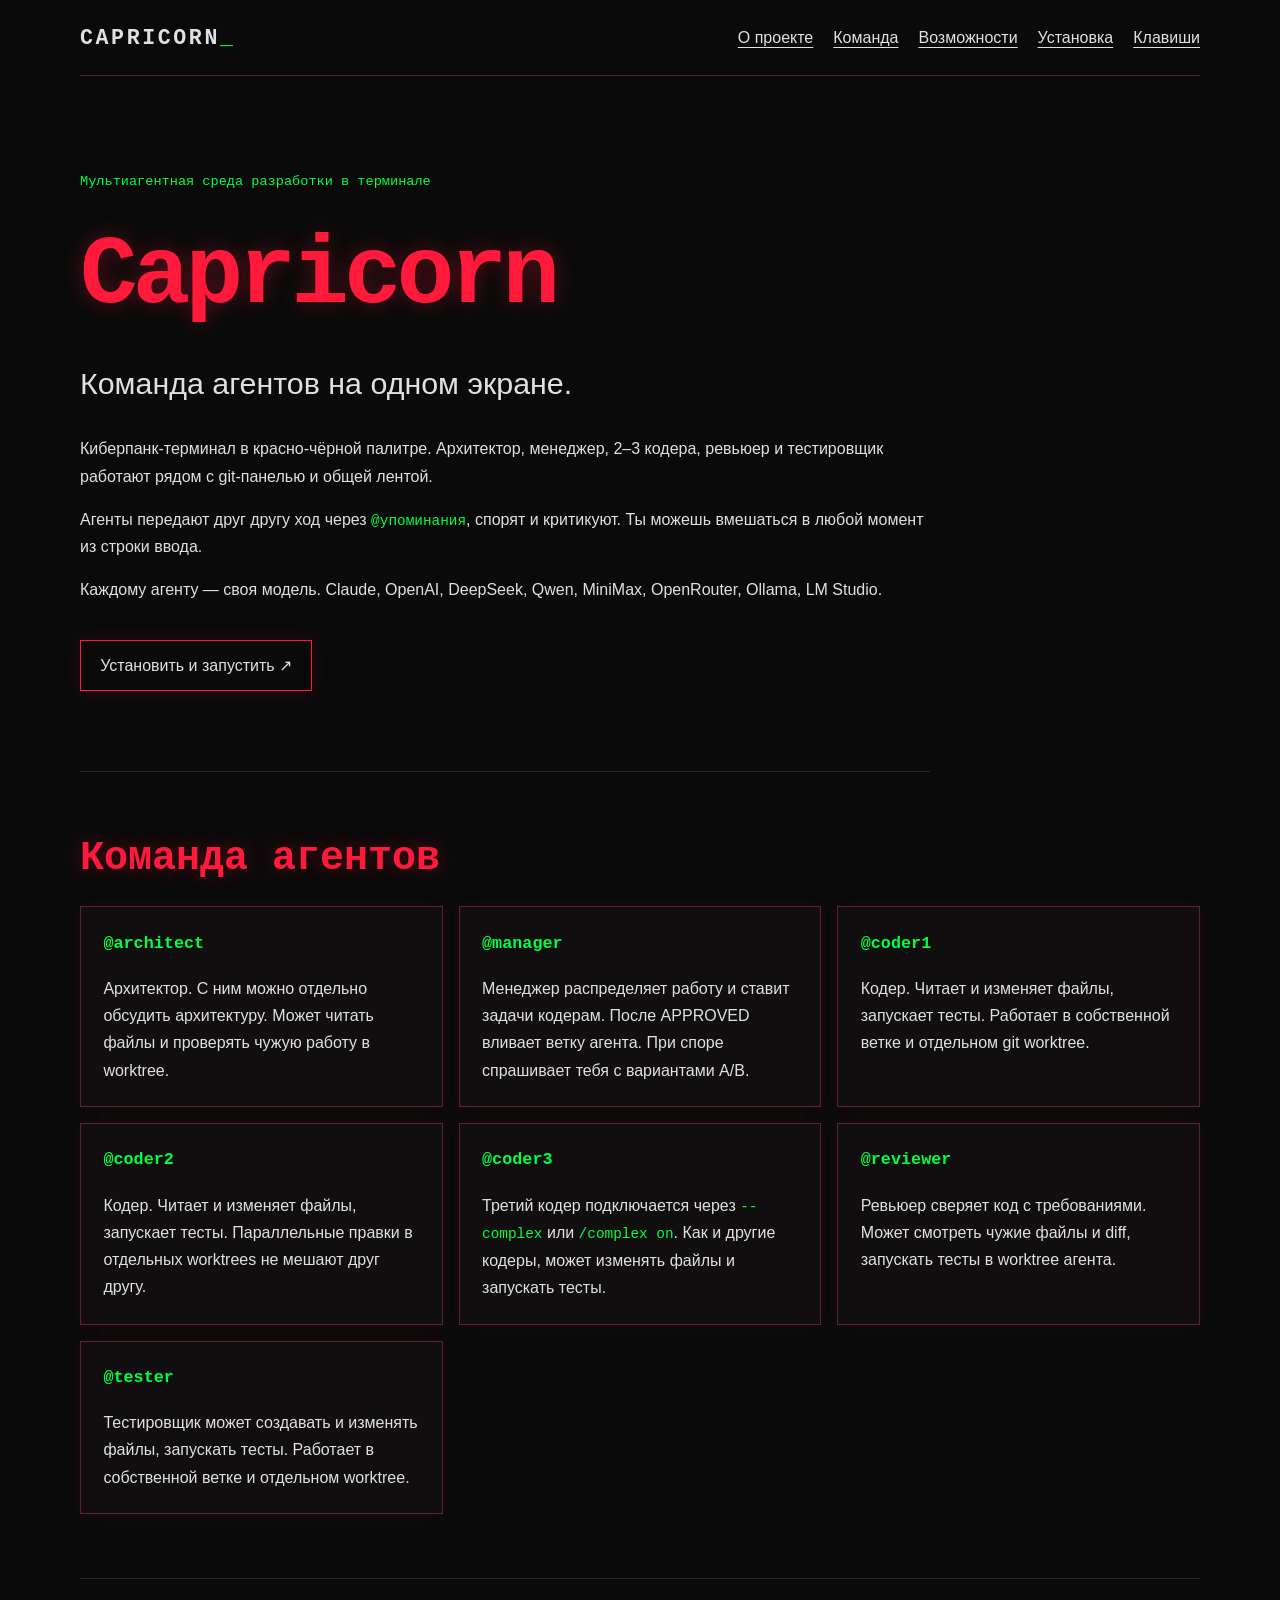
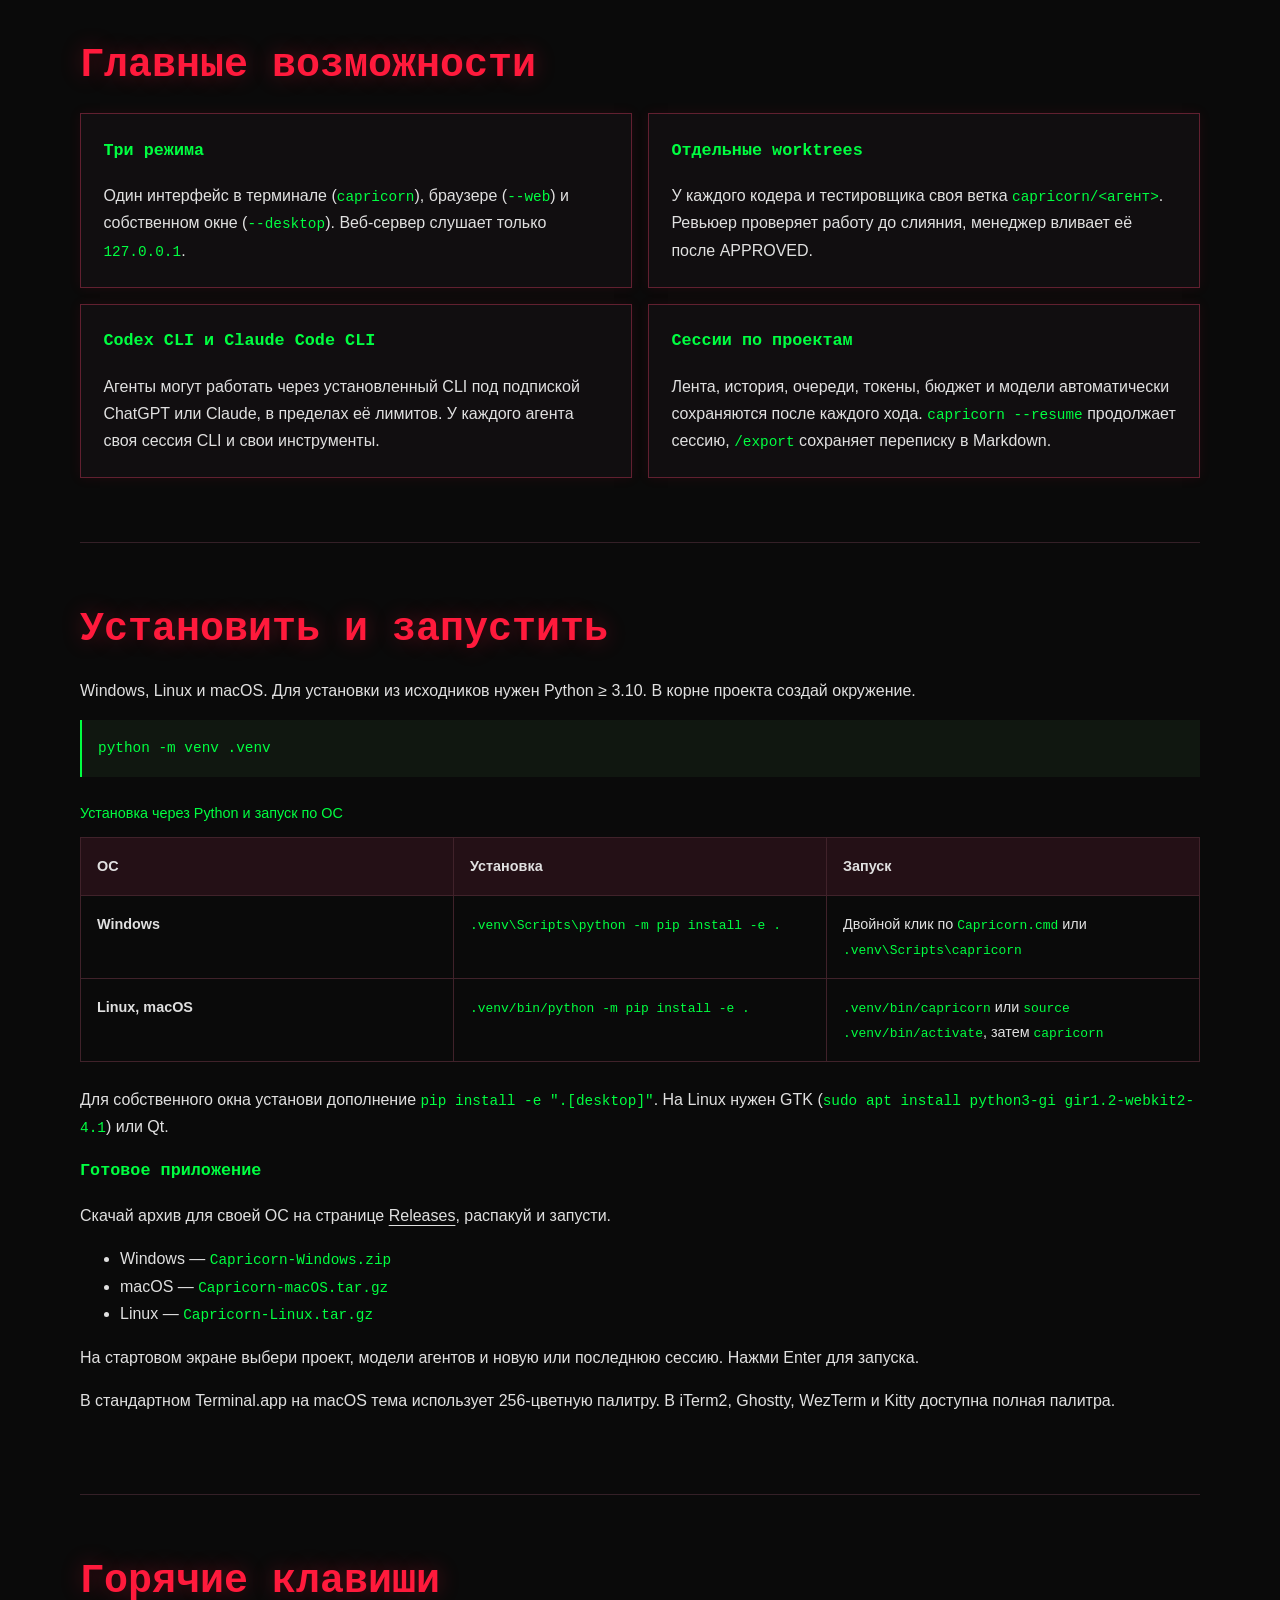
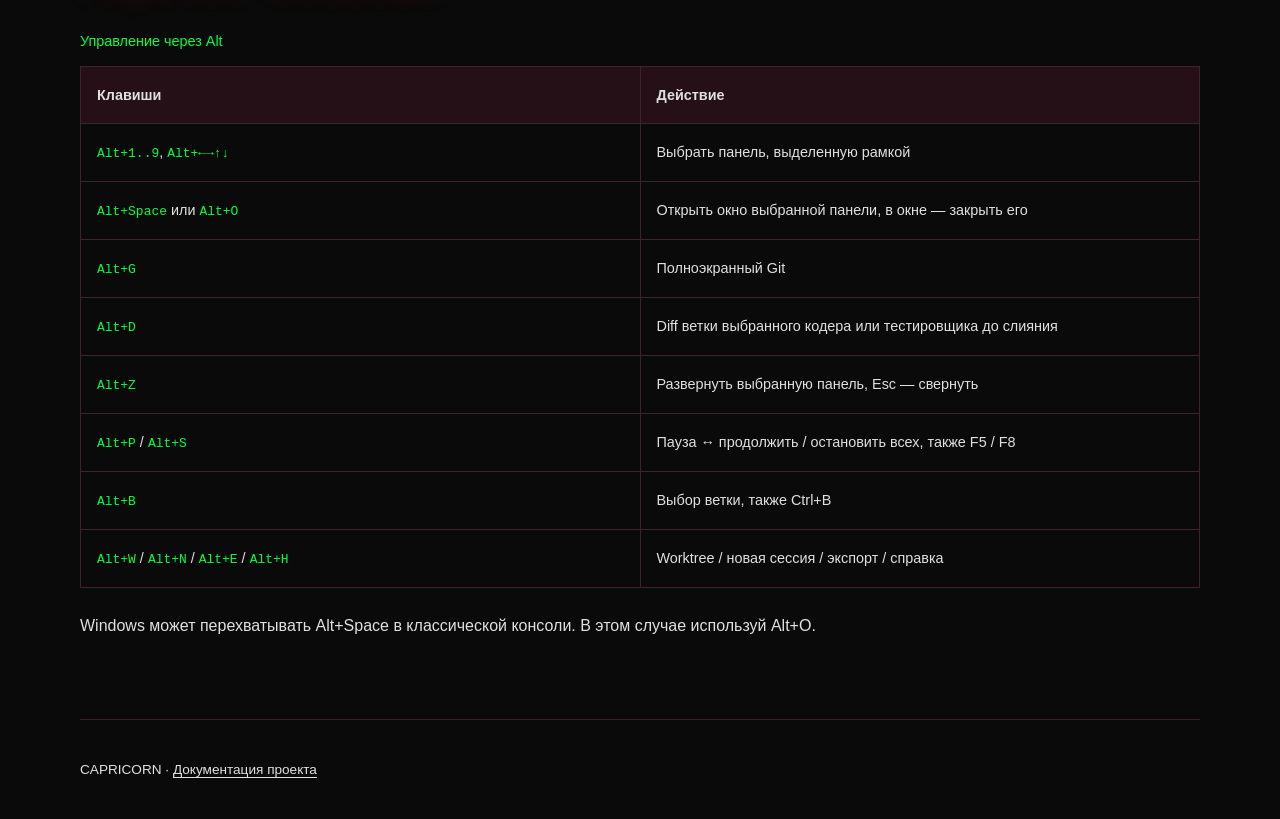
<file: docs/site/index.html>
<!doctype html>
<html lang="ru">
<head>
  <meta charset="utf-8">
  <meta name="viewport" content="width=device-width, initial-scale=1">
  <meta name="description" content="Capricorn — мультиагентная среда разработки в терминале. Команда агентов, отдельные worktrees и сохранение сессий.">
  <title>Capricorn — команда агентов в терминале</title>
  <link rel="stylesheet" href="style.css">
</head>
<body>
  <a class="skip-link" href="#about">К содержимому</a>
  <header class="container">
    <a class="brand" href="#about">CAPRICORN<span aria-hidden="true">_</span></a>
    <nav aria-label="Разделы сайта">
      <a href="#about">О проекте</a>
      <a href="#team">Команда</a>
      <a href="#features">Возможности</a>
      <a href="#install">Установка</a>
      <a href="#hotkeys">Клавиши</a>
    </nav>
  </header>
  <main class="container">
    <section id="about" class="hero" aria-labelledby="about-title">
      <p class="eyebrow">Мультиагентная среда разработки в терминале</p>
      <h1 id="about-title">Capricorn</h1>
      <p class="lead">Команда агентов на одном экране.</p>
      <p>Киберпанк-терминал в красно-чёрной палитре. Архитектор, менеджер, 2–3 кодера, ревьюер и тестировщик работают рядом с git-панелью и общей лентой.</p>
      <p>Агенты передают друг другу ход через <code>@упоминания</code>, спорят и критикуют. Ты можешь вмешаться в любой момент из строки ввода.</p>
      <p>Каждому агенту — своя модель. Claude, OpenAI, DeepSeek, Qwen, MiniMax, OpenRouter, Ollama, LM Studio.</p>
      <a class="button" href="#install">Установить и запустить <span aria-hidden="true">↗</span></a>
    </section>
    <section id="team" aria-labelledby="team-title">
      <h2 id="team-title">Команда агентов</h2>
      <div class="grid team">
        <article class="card"><h3>@architect</h3><p>Архитектор. С ним можно отдельно обсудить архитектуру. Может читать файлы и проверять чужую работу в worktree.</p></article>
        <article class="card"><h3>@manager</h3><p>Менеджер распределяет работу и ставит задачи кодерам. После APPROVED вливает ветку агента. При споре спрашивает тебя с вариантами A/B.</p></article>
        <article class="card"><h3>@coder1</h3><p>Кодер. Читает и изменяет файлы, запускает тесты. Работает в собственной ветке и отдельном git worktree.</p></article>
        <article class="card"><h3>@coder2</h3><p>Кодер. Читает и изменяет файлы, запускает тесты. Параллельные правки в отдельных worktrees не мешают друг другу.</p></article>
        <article class="card"><h3>@coder3</h3><p>Третий кодер подключается через <code>--complex</code> или <code>/complex on</code>. Как и другие кодеры, может изменять файлы и запускать тесты.</p></article>
        <article class="card"><h3>@reviewer</h3><p>Ревьюер сверяет код с требованиями. Может смотреть чужие файлы и diff, запускать тесты в worktree агента.</p></article>
        <article class="card"><h3>@tester</h3><p>Тестировщик может создавать и изменять файлы, запускать тесты. Работает в собственной ветке и отдельном worktree.</p></article>
      </div>
    </section>
    <section id="features" aria-labelledby="features-title">
      <h2 id="features-title">Главные возможности</h2>
      <div class="grid">
        <article class="card"><h3>Три режима</h3><p>Один интерфейс в терминале (<code>capricorn</code>), браузере (<code>--web</code>) и собственном окне (<code>--desktop</code>). Веб-сервер слушает только <code>127.0.0.1</code>.</p></article>
        <article class="card"><h3>Отдельные worktrees</h3><p>У каждого кодера и тестировщика своя ветка <code>capricorn/&lt;агент&gt;</code>. Ревьюер проверяет работу до слияния, менеджер вливает её после APPROVED.</p></article>
        <article class="card"><h3>Codex CLI и Claude Code CLI</h3><p>Агенты могут работать через установленный CLI под подпиской ChatGPT или Claude, в пределах её лимитов. У каждого агента своя сессия CLI и свои инструменты.</p></article>
        <article class="card"><h3>Сессии по проектам</h3><p>Лента, история, очереди, токены, бюджет и модели автоматически сохраняются после каждого хода. <code>capricorn --resume</code> продолжает сессию, <code>/export</code> сохраняет переписку в Markdown.</p></article>
      </div>
    </section>
    <section id="install" aria-labelledby="install-title">
      <h2 id="install-title">Установить и запустить</h2>
      <p>Windows, Linux и macOS. Для установки из исходников нужен Python ≥ 3.10. В корне проекта создай окружение.</p>
      <pre><code>python -m venv .venv</code></pre>
      <table>
        <caption>Установка через Python и запуск по ОС</caption>
        <thead><tr><th scope="col">ОС</th><th scope="col">Установка</th><th scope="col">Запуск</th></tr></thead>
        <tbody>
          <tr><th scope="row">Windows</th><td><code>.venv\Scripts\python -m pip install -e .</code></td><td>Двойной клик по <code>Capricorn.cmd</code> или <code>.venv\Scripts\capricorn</code></td></tr>
          <tr><th scope="row">Linux, macOS</th><td><code>.venv/bin/python -m pip install -e .</code></td><td><code>.venv/bin/capricorn</code> или <code>source .venv/bin/activate</code>, затем <code>capricorn</code></td></tr>
        </tbody>
      </table>
      <p>Для собственного окна установи дополнение <code>pip install -e ".[desktop]"</code>. На Linux нужен GTK (<code>sudo apt install python3-gi gir1.2-webkit2-4.1</code>) или Qt.</p>
      <h3>Готовое приложение</h3>
      <p>Скачай архив для своей ОС на странице <a href="https://github.com/kush1nado/capricorn/releases">Releases</a>, распакуй и запусти.</p>
      <ul><li>Windows — <code>Capricorn-Windows.zip</code></li><li>macOS — <code>Capricorn-macOS.tar.gz</code></li><li>Linux — <code>Capricorn-Linux.tar.gz</code></li></ul>
      <p>На стартовом экране выбери проект, модели агентов и новую или последнюю сессию. Нажми Enter для запуска.</p>
      <p>В стандартном Terminal.app на macOS тема использует 256-цветную палитру. В iTerm2, Ghostty, WezTerm и Kitty доступна полная палитра.</p>
    </section>
    <section id="hotkeys" aria-labelledby="hotkeys-title">
      <h2 id="hotkeys-title">Горячие клавиши</h2>
      <table>
        <caption>Управление через Alt</caption>
        <thead><tr><th scope="col">Клавиши</th><th scope="col">Действие</th></tr></thead>
        <tbody>
          <tr><td><kbd>Alt+1..9</kbd>, <kbd>Alt+←→↑↓</kbd></td><td>Выбрать панель, выделенную рамкой</td></tr>
          <tr><td><kbd>Alt+Space</kbd> или <kbd>Alt+O</kbd></td><td>Открыть окно выбранной панели, в окне — закрыть его</td></tr>
          <tr><td><kbd>Alt+G</kbd></td><td>Полноэкранный Git</td></tr>
          <tr><td><kbd>Alt+D</kbd></td><td>Diff ветки выбранного кодера или тестировщика до слияния</td></tr>
          <tr><td><kbd>Alt+Z</kbd></td><td>Развернуть выбранную панель, Esc — свернуть</td></tr>
          <tr><td><kbd>Alt+P</kbd> / <kbd>Alt+S</kbd></td><td>Пауза ↔ продолжить / остановить всех, также F5 / F8</td></tr>
          <tr><td><kbd>Alt+B</kbd></td><td>Выбор ветки, также Ctrl+B</td></tr>
          <tr><td><kbd>Alt+W</kbd> / <kbd>Alt+N</kbd> / <kbd>Alt+E</kbd> / <kbd>Alt+H</kbd></td><td>Worktree / новая сессия / экспорт / справка</td></tr>
        </tbody>
      </table>
      <p>Windows может перехватывать Alt+Space в классической консоли. В этом случае используй Alt+O.</p>
    </section>
  </main>
  <footer class="container"><p>CAPRICORN · <a href="../../README.md">Документация проекта</a></p></footer>
</body>
</html>
</file>
<file: docs/site/style.css>
:root {
  color-scheme: dark;
  --background: #0a0a0a;
  --text: #e0e0e0;
  --red: #ff1a3c;
  --green: #00ff41;
}
* { box-sizing: border-box; }
body {
  margin: 0;
  background: var(--background);
  color: var(--text);
  font-family: Arial, Helvetica, sans-serif;
  line-height: 1.7;
  overflow-wrap: anywhere;
}
.container { width: min(100% - 2rem, 1120px); margin-inline: auto; }
header { padding-block: 1.5rem; border-bottom: 1px solid #56202a; }
.brand { font: bold 1.35rem monospace; letter-spacing: .12em; text-decoration: none; }
.brand span, .eyebrow { color: var(--green); }
nav { display: flex; flex-wrap: wrap; gap: .5rem 1.25rem; margin-top: 1.25rem; }
a { color: var(--text); text-underline-offset: .25em; }
a:hover { color: var(--green); }
a:focus-visible { outline: 2px solid var(--green); outline-offset: 5px; }
section { padding-block: 2.5rem; border-bottom: 1px solid #342027; scroll-margin-top: 1rem; }
.hero { padding-block: 4rem; max-width: 850px; }
.eyebrow { font-family: monospace; font-size: .85rem; }
h1, h2, h3, code, kbd { font-family: Consolas, "Courier New", monospace; }
h1, h2 { color: var(--red); text-shadow: 0 0 22px #ff1a3c55; line-height: 1.15; }
h1 { font-size: clamp(2.6rem, 10vw, 6rem); margin: .3em 0; letter-spacing: -.05em; }
h2 { font-size: clamp(1.6rem, 5vw, 2.5rem); margin: 0 0 1.5rem; }
h3 { font-size: 1.05rem; color: var(--green); margin-top: 0; }
.lead { font-size: clamp(1.25rem, 4vw, 1.9rem); line-height: 1.4; }
.button { display: inline-block; margin-top: 1.25rem; padding: .7rem 1.2rem; border: 1px solid var(--red); text-decoration: none; box-shadow: 0 0 18px #ff1a3c25; }
.grid { display: grid; gap: 1rem; }
.card { min-width: 0; padding: 1.4rem; background: #110e10; border: 1px solid #612030; box-shadow: 0 0 12px #ff1a3c14; }
.card p { margin-bottom: 0; }
code, kbd { color: var(--green); font-size: .9em; }
pre { white-space: pre-wrap; padding: 1rem; border-left: 2px solid var(--green); background: #101710; }
table { width: 100%; table-layout: fixed; border-collapse: collapse; margin-block: 1.5rem; font-size: .9rem; }
caption { text-align: left; margin-bottom: .75rem; color: var(--green); }
th, td { padding: .65rem .5rem; text-align: left; vertical-align: top; border: 1px solid #40222a; }
thead { background: #241016; }
th { font-weight: 600; }
footer { padding-block: 1.5rem; font-size: .85rem; }
.skip-link { position: absolute; top: .5rem; left: 1rem; padding: .5rem; background: var(--background); transform: translateY(-200%); }
.skip-link:focus { transform: translateY(0); }
@media (min-width: 768px) {
  header { display: flex; align-items: center; justify-content: space-between; gap: 2rem; }
  nav { margin-top: 0; }
  section { padding-block: 4rem; }
  .hero { padding-block: 5rem; }
  .grid { grid-template-columns: repeat(2, minmax(0, 1fr)); }
  .team { grid-template-columns: repeat(3, minmax(0, 1fr)); }
  th, td { padding: 1rem; }
}
</file>
